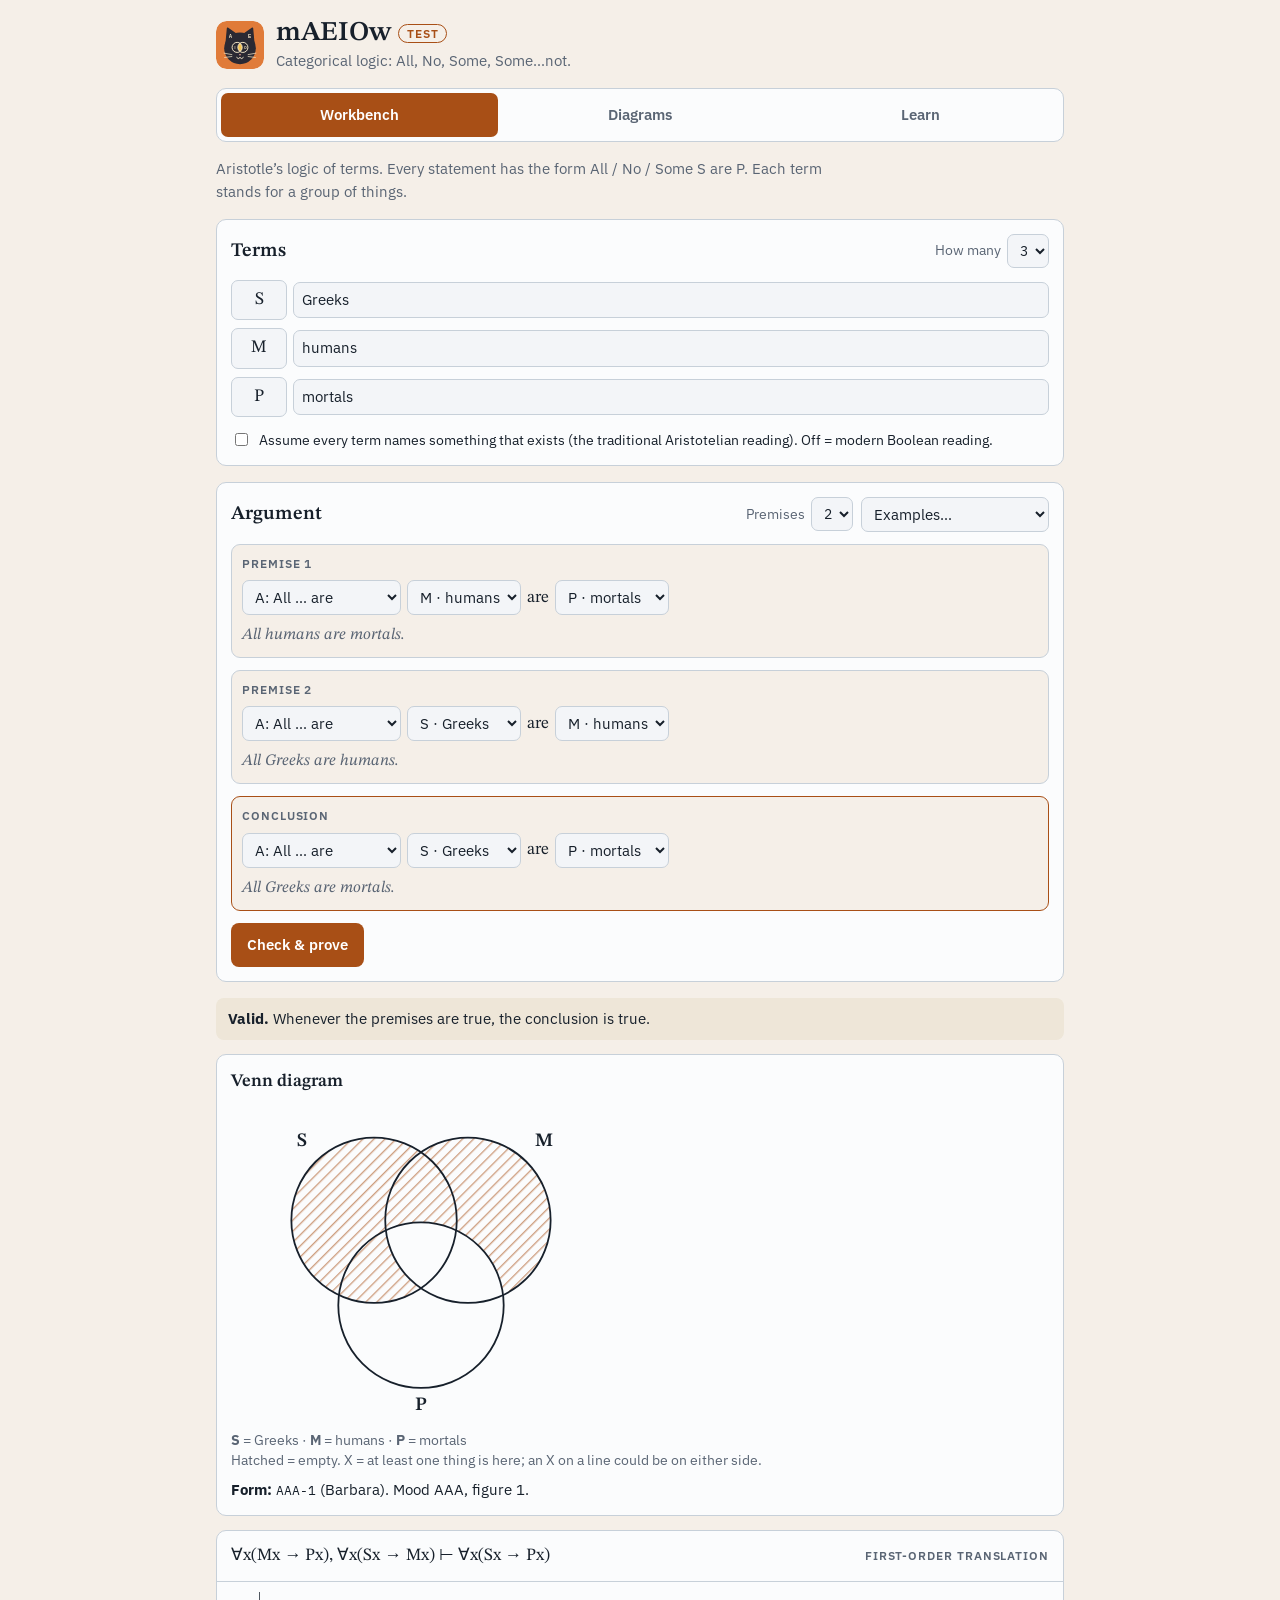
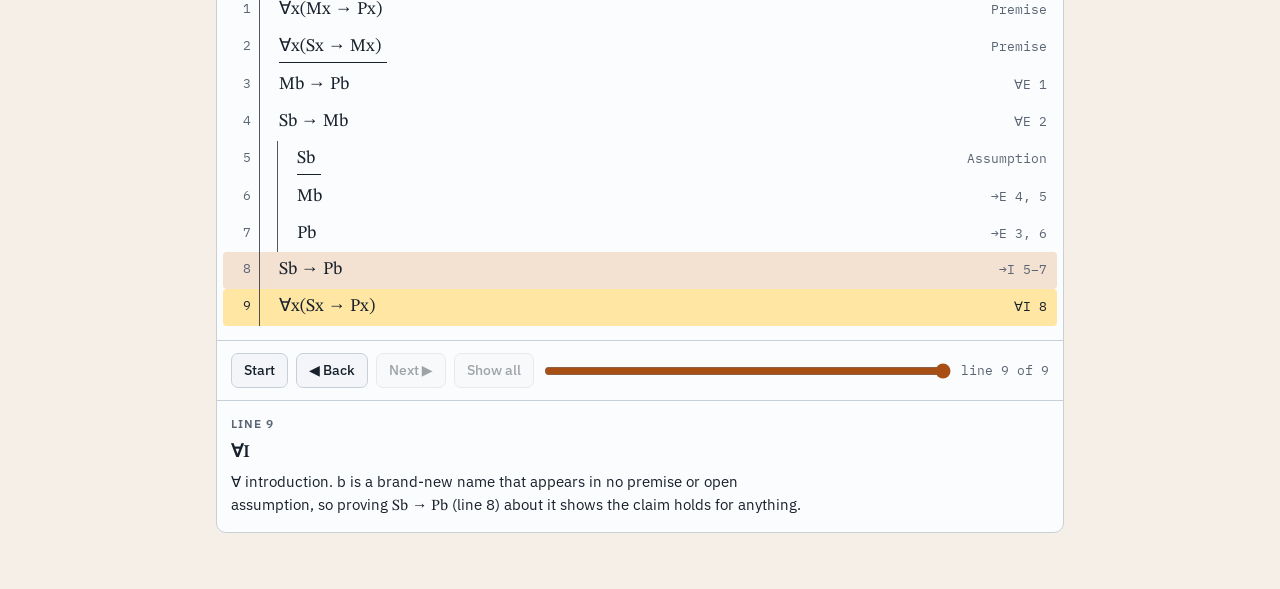
<file: index.html>
<!doctype html>
<html lang="en-GB">
<head>
<meta charset="utf-8">
<meta name="viewport" content="width=device-width, initial-scale=1, viewport-fit=cover">
<meta name="theme-color" content="#B4561A">
<meta name="description" content="Categorical logic: build syllogisms from A, E, I and O statements and check them with Venn diagrams.">
<link rel="manifest" href="manifest.webmanifest">
<link rel="icon" href="icon.svg" type="image/svg+xml">
<link rel="apple-touch-icon" href="apple-touch-icon.png">
<title>mAEIOw</title>
<link rel="preconnect" href="https://fonts.googleapis.com">
<link rel="stylesheet" href="https://fonts.googleapis.com/css2?family=IBM+Plex+Mono:wght@400;500&family=IBM+Plex+Sans:wght@400;500;600&family=STIX+Two+Text:ital,wght@0,400;0,600;1,400&display=swap">
<link rel="stylesheet" href="workbench.css">
<link rel="stylesheet" href="theme.css">
</head>
<body>
<div class="wrap">
  <header class="brand">
    <svg xmlns="http://www.w3.org/2000/svg" viewBox="0 0 200 200"><defs><clipPath id="lensL"><circle cx="88" cy="110" r="21"/></clipPath></defs>
<rect x="0" y="0" width="200" height="200" rx="44" fill="#E07B39"/>
<path d="M42 96 L48 30 L94 62 Z" fill="#2A2933" stroke="#2A2933" stroke-width="6" stroke-linejoin="round"/>
<path d="M158 96 L152 30 L106 62 Z" fill="#2A2933" stroke="#2A2933" stroke-width="6" stroke-linejoin="round"/>
<circle cx="100" cy="114" r="66" fill="#2A2933"/>
<text x="60" y="70" text-anchor="middle" font-family="DM Sans, Arial, sans-serif" font-weight="700" font-size="20" fill="#F6E7C8">A</text>
<text x="140" y="70" text-anchor="middle" font-family="DM Sans, Arial, sans-serif" font-weight="700" font-size="20" fill="#F6E7C8">E</text>
<circle cx="112" cy="110" r="21" fill="#F2C14E" clip-path="url(#lensL)"/>
<circle cx="88" cy="110" r="21" fill="none" stroke="#F6E7C8" stroke-width="4"/>
<circle cx="112" cy="110" r="21" fill="none" stroke="#F6E7C8" stroke-width="4"/>
<text x="79" y="115" text-anchor="middle" font-family="DM Sans, Arial, sans-serif" font-weight="700" font-size="14" fill="#F6E7C8">I</text>
<text x="122" y="115" text-anchor="middle" font-family="DM Sans, Arial, sans-serif" font-weight="700" font-size="14" fill="#F6E7C8">O</text>
<path d="M95 139 L105 139 L100 145 Z" fill="#F2A3A0"/>
<path d="M86 152 Q93 162 100 152 Q107 162 114 152" fill="none" stroke="#F6E7C8" stroke-width="4" stroke-linecap="round"/>
<path d="M66 140 L34 134 M66 148 L36 152 M134 140 L166 134 M134 148 L164 152" stroke="#F6E7C8" stroke-width="3" stroke-linecap="round"/></svg>
    <div><h1>mAEIOw<span class="testflag">Test</span></h1><p>Categorical logic: All, No, Some, Some…not.</p></div>
  </header>
  <nav class="appnav" aria-label="Sections"><a href="index.html" aria-current="page">Workbench</a><a href="diagrams.html">Diagrams</a><a href="learn.html">Learn</a></nav>
  <nav class="tabs" role="tablist" id="tabs" hidden>
    <button role="tab" id="tab-cat" data-tab="cat">Categorical</button>
  </nav>
  <p class="intro" id="intro"></p>
  <div id="builder" style="display:flex;flex-direction:column;gap:16px"></div>
  <div class="results" id="result" aria-live="polite"></div>
</div>
<script src="core.js"></script>
<script src="workbench.js"></script>
<script>if('serviceWorker' in navigator){addEventListener('load',()=>navigator.serviceWorker.register('sw.js').catch(()=>{}));}</script>
</body>
</html>
</file>
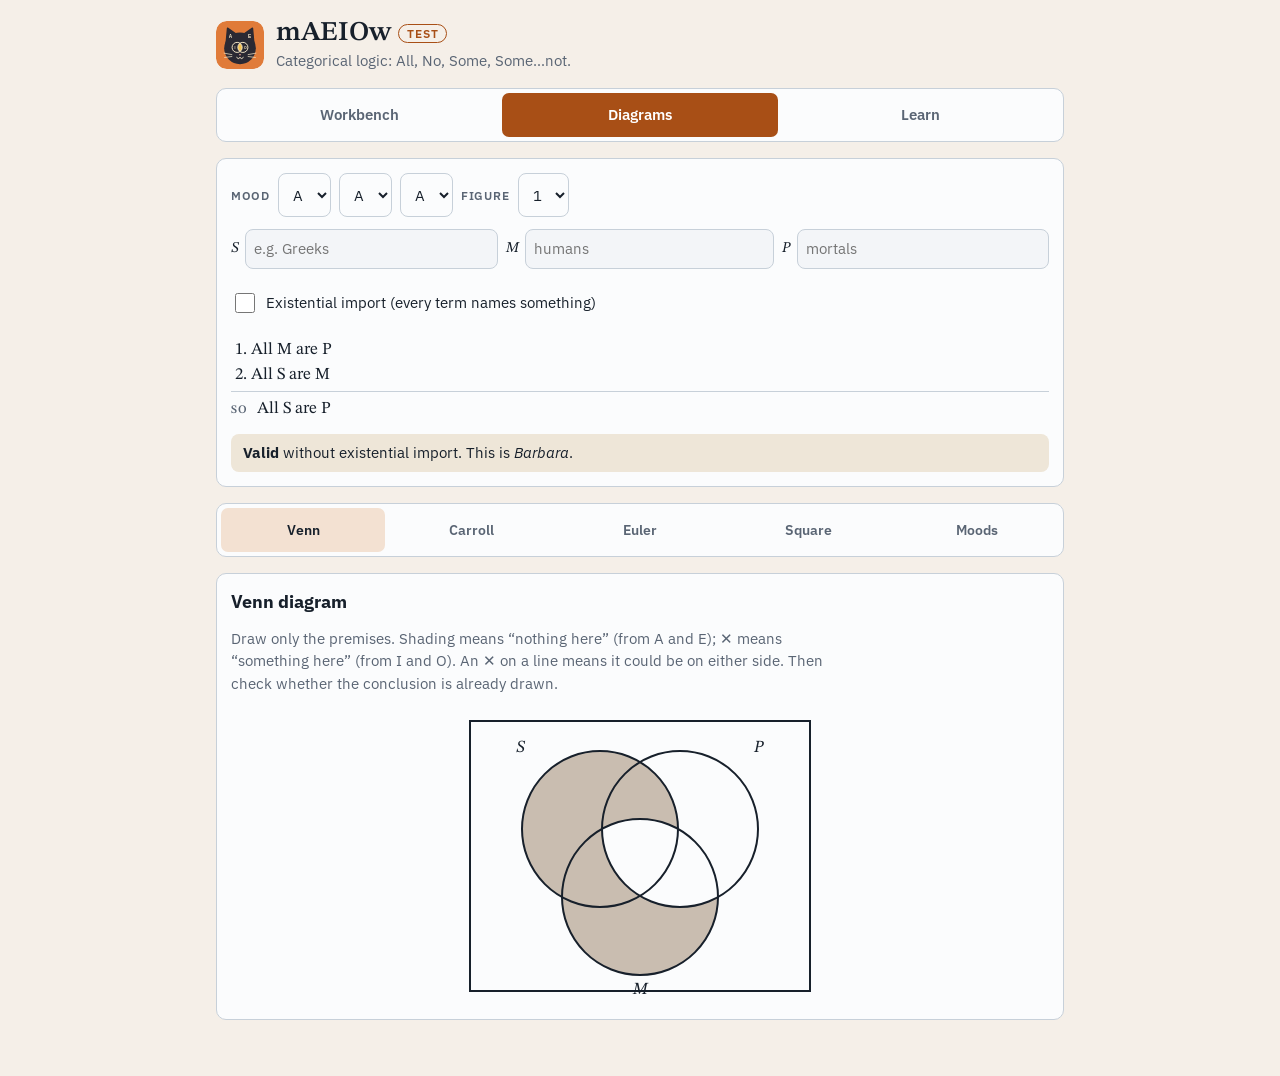
<file: diagrams.html>
<!doctype html>
<html lang="en-GB">
<head>
<meta charset="utf-8">
<meta name="viewport" content="width=device-width, initial-scale=1, viewport-fit=cover">
<meta name="theme-color" content="#B4561A">
<meta name="description" content="Categorical logic: build syllogisms from A, E, I and O statements and check them with Venn diagrams.">
<link rel="manifest" href="manifest.webmanifest">
<link rel="icon" href="icon.svg" type="image/svg+xml">
<link rel="apple-touch-icon" href="apple-touch-icon.png">
<title>mAEIOw · Diagrams</title>
<link rel="preconnect" href="https://fonts.googleapis.com">
<link rel="stylesheet" href="https://fonts.googleapis.com/css2?family=IBM+Plex+Mono:wght@400;500&family=IBM+Plex+Sans:wght@400;500;600&family=STIX+Two+Text:ital,wght@0,400;0,600;1,400&display=swap">
<link rel="stylesheet" href="workbench.css">
<link rel="stylesheet" href="diagrams.css">
<link rel="stylesheet" href="theme.css">
</head>
<body>
<div class="wrap">
  <header class="brand">
    <svg xmlns="http://www.w3.org/2000/svg" viewBox="0 0 200 200"><defs><clipPath id="lensL"><circle cx="88" cy="110" r="21"/></clipPath></defs>
<rect x="0" y="0" width="200" height="200" rx="44" fill="#E07B39"/>
<path d="M42 96 L48 30 L94 62 Z" fill="#2A2933" stroke="#2A2933" stroke-width="6" stroke-linejoin="round"/>
<path d="M158 96 L152 30 L106 62 Z" fill="#2A2933" stroke="#2A2933" stroke-width="6" stroke-linejoin="round"/>
<circle cx="100" cy="114" r="66" fill="#2A2933"/>
<text x="60" y="70" text-anchor="middle" font-family="DM Sans, Arial, sans-serif" font-weight="700" font-size="20" fill="#F6E7C8">A</text>
<text x="140" y="70" text-anchor="middle" font-family="DM Sans, Arial, sans-serif" font-weight="700" font-size="20" fill="#F6E7C8">E</text>
<circle cx="112" cy="110" r="21" fill="#F2C14E" clip-path="url(#lensL)"/>
<circle cx="88" cy="110" r="21" fill="none" stroke="#F6E7C8" stroke-width="4"/>
<circle cx="112" cy="110" r="21" fill="none" stroke="#F6E7C8" stroke-width="4"/>
<text x="79" y="115" text-anchor="middle" font-family="DM Sans, Arial, sans-serif" font-weight="700" font-size="14" fill="#F6E7C8">I</text>
<text x="122" y="115" text-anchor="middle" font-family="DM Sans, Arial, sans-serif" font-weight="700" font-size="14" fill="#F6E7C8">O</text>
<path d="M95 139 L105 139 L100 145 Z" fill="#F2A3A0"/>
<path d="M86 152 Q93 162 100 152 Q107 162 114 152" fill="none" stroke="#F6E7C8" stroke-width="4" stroke-linecap="round"/>
<path d="M66 140 L34 134 M66 148 L36 152 M134 140 L166 134 M134 148 L164 152" stroke="#F6E7C8" stroke-width="3" stroke-linecap="round"/></svg>
    <div><h1>mAEIOw<span class="testflag">Test</span></h1><p>Categorical logic: All, No, Some, Some…not.</p></div>
  </header>
  <nav class="appnav" aria-label="Sections"><a href="index.html">Workbench</a><a href="diagrams.html" aria-current="page">Diagrams</a><a href="learn.html">Learn</a></nav>
  <section class="card" aria-label="Syllogism">
    <div class="srow">
      <label class="dlabel" for="m1">Mood</label>
      <select id="m1" class="dsel" aria-label="Major premise"><option>A</option><option>E</option><option>I</option><option>O</option></select>
      <select id="m2" class="dsel" aria-label="Minor premise"><option>A</option><option>E</option><option>I</option><option>O</option></select>
      <select id="m3" class="dsel" aria-label="Conclusion"><option>A</option><option>E</option><option>I</option><option>O</option></select>
      <label class="dlabel" for="fig">Figure</label>
      <select id="fig" class="dsel"><option value="1">1</option><option value="2">2</option><option value="3">3</option><option value="4">4</option></select>
    </div>
    <div class="srow names"><label>S <input id="nS" placeholder="e.g. Greeks"></label><label>M <input id="nM" placeholder="humans"></label><label>P <input id="nP" placeholder="mortals"></label></div>
    <label class="dchk"><input type="checkbox" id="imp"> Existential import (every term names something)</label>
    <ol class="argshow" id="argshow"></ol>
    <div id="verdict"></div>
  </section>
  <nav class="dtabs" id="dtabs" role="tablist" aria-label="Diagram" style="grid-template-columns:repeat(5,minmax(0,1fr))"><button role="tab" data-v="venn">Venn</button><button role="tab" data-v="carroll">Carroll</button><button role="tab" data-v="euler">Euler</button><button role="tab" data-v="square">Square</button><button role="tab" data-v="moods">Moods</button></nav>
  <section class="card dview" id="view" aria-live="polite"></section>
</div>

<script src="diagrams.js"></script>
<script>if('serviceWorker' in navigator){addEventListener('load',()=>navigator.serviceWorker.register('sw.js').catch(()=>{}));}</script>
</body>
</html>
</file>
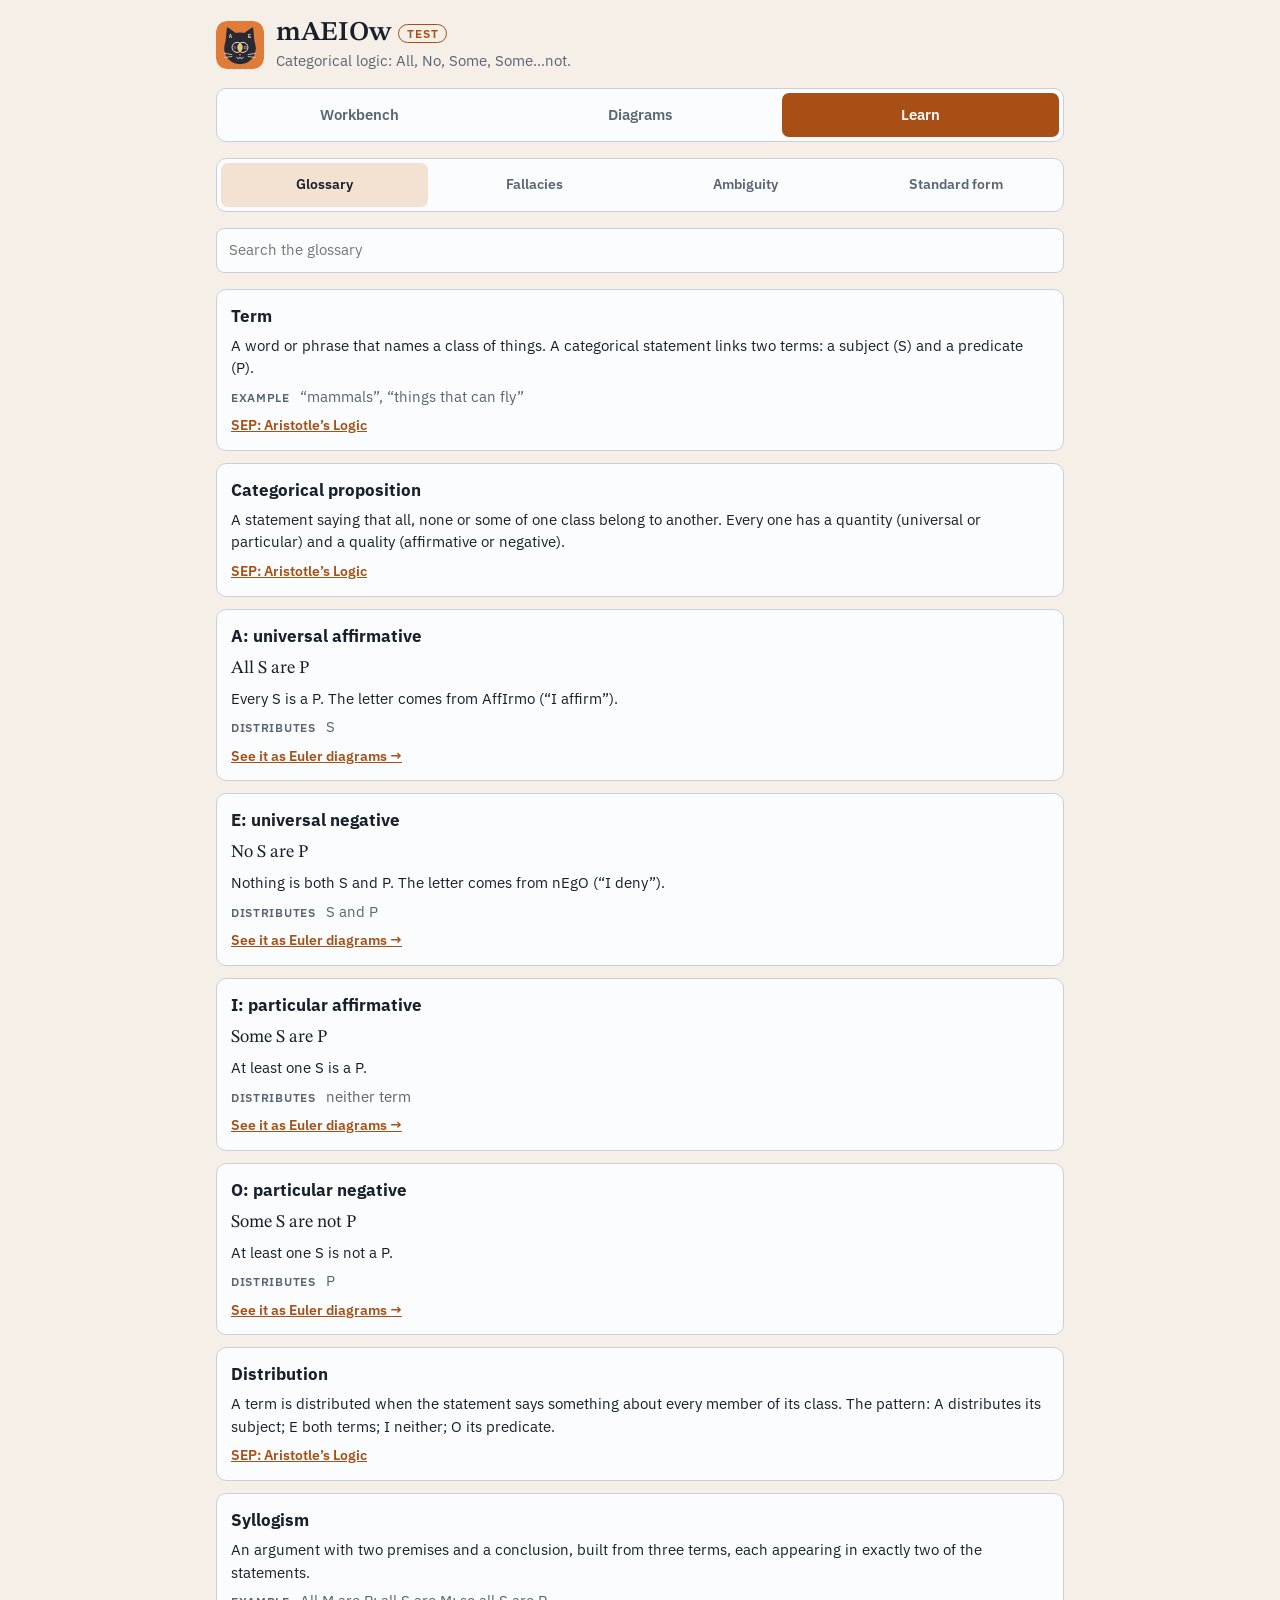
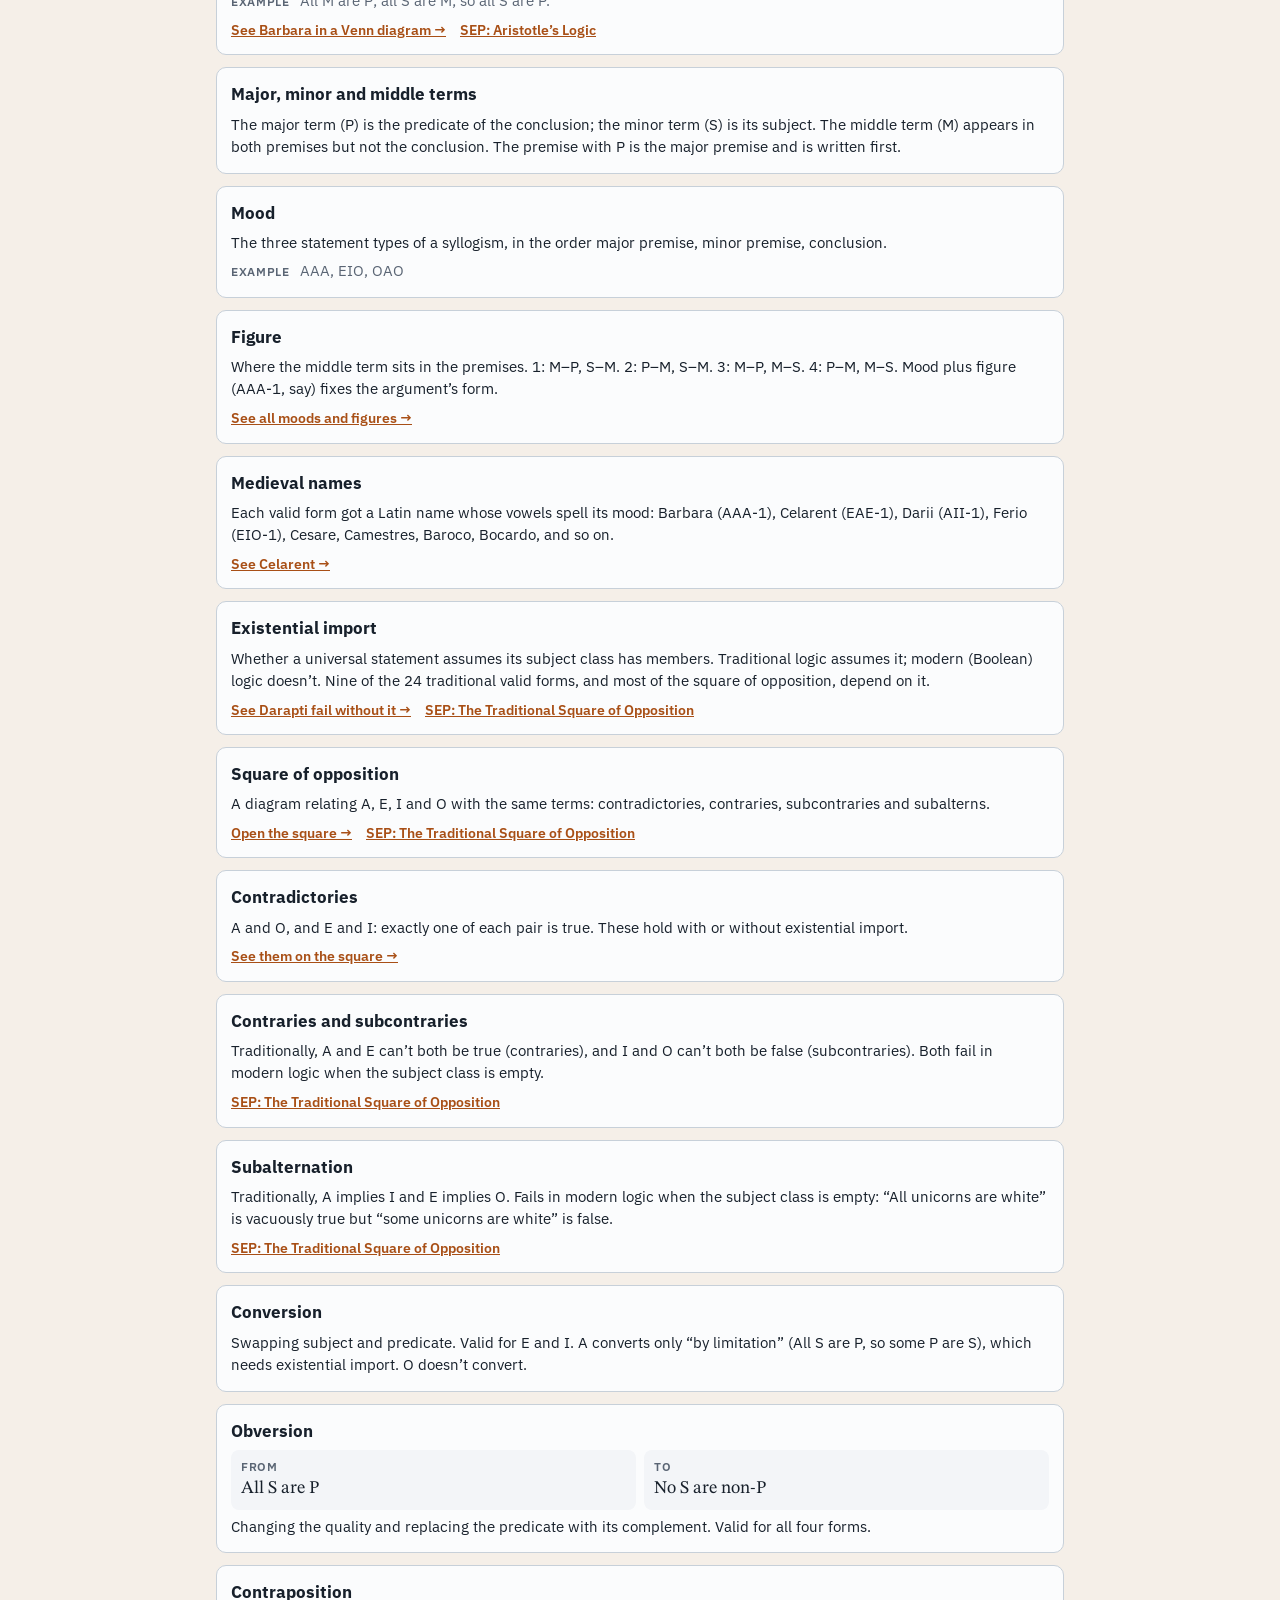
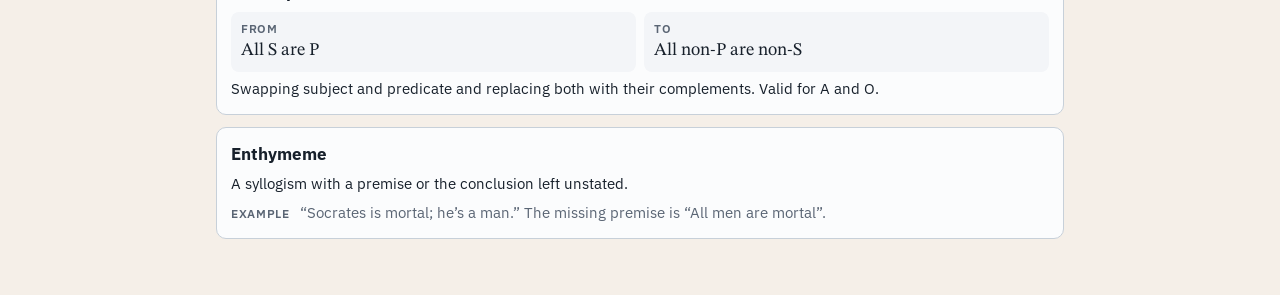
<file: learn.html>
<!doctype html>
<html lang="en-GB">
<head>
<meta charset="utf-8">
<meta name="viewport" content="width=device-width, initial-scale=1, viewport-fit=cover">
<meta name="theme-color" content="#B4561A">
<meta name="description" content="Categorical logic: build syllogisms from A, E, I and O statements and check them with Venn diagrams.">
<link rel="manifest" href="manifest.webmanifest">
<link rel="icon" href="icon.svg" type="image/svg+xml">
<link rel="apple-touch-icon" href="apple-touch-icon.png">
<title>mAEIOw · Learn</title>
<link rel="preconnect" href="https://fonts.googleapis.com">
<link rel="stylesheet" href="https://fonts.googleapis.com/css2?family=IBM+Plex+Mono:wght@400;500&family=IBM+Plex+Sans:wght@400;500;600&family=STIX+Two+Text:ital,wght@0,400;0,600;1,400&display=swap">
<link rel="stylesheet" href="workbench.css">
<link rel="stylesheet" href="learn.css">
<link rel="stylesheet" href="theme.css">
</head>
<body>
<div class="wrap">
  <header class="brand">
    <svg xmlns="http://www.w3.org/2000/svg" viewBox="0 0 200 200"><defs><clipPath id="lensL"><circle cx="88" cy="110" r="21"/></clipPath></defs>
<rect x="0" y="0" width="200" height="200" rx="44" fill="#E07B39"/>
<path d="M42 96 L48 30 L94 62 Z" fill="#2A2933" stroke="#2A2933" stroke-width="6" stroke-linejoin="round"/>
<path d="M158 96 L152 30 L106 62 Z" fill="#2A2933" stroke="#2A2933" stroke-width="6" stroke-linejoin="round"/>
<circle cx="100" cy="114" r="66" fill="#2A2933"/>
<text x="60" y="70" text-anchor="middle" font-family="DM Sans, Arial, sans-serif" font-weight="700" font-size="20" fill="#F6E7C8">A</text>
<text x="140" y="70" text-anchor="middle" font-family="DM Sans, Arial, sans-serif" font-weight="700" font-size="20" fill="#F6E7C8">E</text>
<circle cx="112" cy="110" r="21" fill="#F2C14E" clip-path="url(#lensL)"/>
<circle cx="88" cy="110" r="21" fill="none" stroke="#F6E7C8" stroke-width="4"/>
<circle cx="112" cy="110" r="21" fill="none" stroke="#F6E7C8" stroke-width="4"/>
<text x="79" y="115" text-anchor="middle" font-family="DM Sans, Arial, sans-serif" font-weight="700" font-size="14" fill="#F6E7C8">I</text>
<text x="122" y="115" text-anchor="middle" font-family="DM Sans, Arial, sans-serif" font-weight="700" font-size="14" fill="#F6E7C8">O</text>
<path d="M95 139 L105 139 L100 145 Z" fill="#F2A3A0"/>
<path d="M86 152 Q93 162 100 152 Q107 162 114 152" fill="none" stroke="#F6E7C8" stroke-width="4" stroke-linecap="round"/>
<path d="M66 140 L34 134 M66 148 L36 152 M134 140 L166 134 M134 148 L164 152" stroke="#F6E7C8" stroke-width="3" stroke-linecap="round"/></svg>
    <div><h1>mAEIOw<span class="testflag">Test</span></h1><p>Categorical logic: All, No, Some, Some…not.</p></div>
  </header>
  <nav class="appnav" aria-label="Sections"><a href="index.html">Workbench</a><a href="diagrams.html">Diagrams</a><a href="learn.html" aria-current="page">Learn</a></nav>
  <div class="ltabs" id="ltabs" role="tablist"></div>
  <div class="search" id="searchrow"><label for="q" style="position:absolute;left:-9999px">Search</label><input id="q" type="search" placeholder="Search the glossary"></div>
  <div class="list" id="list"></div>
</div>
<script src="learn-content.js"></script>
<script src="learn.js"></script>
<script>if('serviceWorker' in navigator){addEventListener('load',()=>navigator.serviceWorker.register('sw.js').catch(()=>{}));}</script>
</body>
</html>
</file>
<file: workbench.css>
:root{padding-top:env(safe-area-inset-top,0px);padding-bottom:env(safe-area-inset-bottom,0px)}body{margin:0;font:14px system-ui,sans-serif}img{max-width:100%}[hidden]{display:none!important}

/* Layout: one working column per logic. Tabs on top, then Symbols, then the Argument builder, then results with Fitch proof stepper. */
:root{
  --bg:#EDF0F3; --paper:#FBFCFD; --ink:#17202B; --muted:#5A6574; --rule:#C7D0D9; --field:#F3F5F8;
  --accent:#1D6A59; --accent-ink:#FFFFFF; --mark:#FFE6A3; --ref:#D9EEE7; --bad:#9E3527; --badbg:#F8E4E0; --okbg:#E1F1EB; --warn:#8A5A00;
  --f-formula:"STIX Two Text","Cambria Math","Times New Roman",serif;
  --f-body:"IBM Plex Sans",system-ui,-apple-system,"Segoe UI",sans-serif;
  --f-mono:"IBM Plex Mono",ui-monospace,"SF Mono",Menlo,monospace;
}
@media (prefers-color-scheme: dark){:root:not([data-theme="light"]){
  --bg:#10151B; --paper:#171F28; --ink:#E5EAF0; --muted:#98A4B2; --rule:#33404D; --field:#121921;
  --accent:#5DC3A7; --accent-ink:#0E1A16; --mark:#56461A; --ref:#1D3A33; --bad:#E8806F; --badbg:#3A1F1B; --okbg:#18322B; --warn:#E0B357; color-scheme:dark}}
:root[data-theme="dark"]{
  --bg:#10151B; --paper:#171F28; --ink:#E5EAF0; --muted:#98A4B2; --rule:#33404D; --field:#121921;
  --accent:#5DC3A7; --accent-ink:#0E1A16; --mark:#56461A; --ref:#1D3A33; --bad:#E8806F; --badbg:#3A1F1B; --okbg:#18322B; --warn:#E0B357; color-scheme:dark}
*{box-sizing:border-box}
body{background:var(--bg);color:var(--ink);font-family:var(--f-body);font-size:15px;line-height:1.5}
.wrap{max-width:880px;margin:0 auto;padding-block:18px 56px;padding-left:max(16px,env(safe-area-inset-left,0px));padding-right:max(16px,env(safe-area-inset-right,0px));display:flex;flex-direction:column;gap:16px}
header h1{font-family:var(--f-formula);font-weight:600;font-size:1.85rem;margin:0;letter-spacing:-.01em}
header p{margin:2px 0 0;color:var(--muted)}
.tabs{display:grid;grid-template-columns:repeat(4,1fr);gap:4px;background:var(--paper);border:1px solid var(--rule);border-radius:10px;padding:4px}
.tabs button{font:inherit;font-weight:600;font-size:.9rem;padding:9px 4px;border:0;border-radius:7px;background:transparent;color:var(--muted);cursor:pointer}
.tabs button[aria-selected="true"]{background:var(--accent);color:var(--accent-ink)}
.intro{margin:0;color:var(--muted);max-width:68ch}
.card{background:var(--paper);border:1px solid var(--rule);border-radius:10px;padding:14px;display:flex;flex-direction:column;gap:12px}
.cardhead{display:flex;flex-wrap:wrap;align-items:center;justify-content:space-between;gap:8px}
.cardhead h2{margin:0;font-family:var(--f-formula);font-weight:600;font-size:1.2rem}
.label{font-size:.72rem;text-transform:uppercase;letter-spacing:.08em;color:var(--muted);font-weight:600}
.ctl{display:inline-flex;align-items:center;gap:6px;font-size:.88rem;color:var(--muted)}
select,input[type=text],input:not([type]){font:inherit;color:var(--ink);background:var(--field);border:1px solid var(--rule);border-radius:7px;padding:6px 8px}
select{padding-right:4px}
:focus-visible{outline:2px solid var(--accent);outline-offset:2px}
.seg{display:grid;grid-template-columns:repeat(3,1fr);border:1px solid var(--rule);border-radius:8px;overflow:hidden}
.seg button{font:inherit;font-weight:500;font-size:.9rem;background:transparent;color:var(--ink);border:0;padding:7px 4px;cursor:pointer;border-right:1px solid var(--rule)}
.seg button:last-child{border-right:0}
.seg button[aria-pressed="true"]{background:var(--accent);color:var(--accent-ink)}
.symgrid{display:flex;flex-direction:column;gap:8px}
.symrow{display:flex;gap:6px;align-items:center}
.symrow .sl{width:3.2em;text-align:center;font-family:var(--f-formula);font-size:1.1rem;flex:none}
.symrow .sm{flex:1;min-width:0}
.symrow .sa{flex:none}
.symsub{display:flex;flex-wrap:wrap;align-items:center;justify-content:space-between;gap:8px;margin-top:4px}
.hint{font-size:.82rem;color:var(--muted);margin:0}
.hint code,.mono{font-family:var(--f-mono);font-size:.8rem}
.keys{position:sticky;top:env(safe-area-inset-top,0px);z-index:5;display:flex;flex-wrap:wrap;gap:5px;background:var(--paper);padding:8px 0;border-bottom:1px solid var(--rule)}
.keys button{font-family:var(--f-formula);font-size:1.05rem;min-width:36px;padding:3px 7px;border:1px solid var(--rule);background:var(--field);color:var(--ink);border-radius:6px;cursor:pointer}
.keys button.k-sym{color:var(--accent);font-weight:600}
.stmt{border:1px solid var(--rule);border-radius:9px;padding:10px;display:flex;flex-direction:column;gap:8px;background:var(--bg)}
.stmt.concl{border-color:var(--accent)}
.stmthead{display:flex;align-items:center;justify-content:space-between;gap:8px}
.qrow,.boxes{display:flex;flex-wrap:wrap;align-items:center;gap:6px}
.qrow select{font-family:var(--f-formula);font-size:1.05rem}
.slot{display:inline-flex;align-items:center;gap:0}
.slot .bneg{border-radius:7px 0 0 7px;border-right:0;font-family:var(--f-formula);width:2.6em;padding-left:6px}
.slot .box{border-radius:0 7px 7px 0;font-family:var(--f-formula);font-size:1.12rem;width:7.5em;max-width:46vw}
.op{font-family:var(--f-formula);font-size:1rem}
.mini{font:inherit;font-size:.82rem;padding:5px 9px;border:1px dashed var(--rule);background:transparent;color:var(--muted);border-radius:7px;cursor:pointer}
.mini:hover{color:var(--ink);border-color:var(--accent)}
.preview{font-size:.88rem;display:flex;flex-direction:column;gap:2px;min-width:0}
.preview .pf{font-family:var(--f-formula);font-size:1.08rem;overflow-wrap:anywhere}
.preview .pe{color:var(--muted);font-style:italic;font-family:var(--f-formula);font-size:1rem}
.preview .perr{color:var(--bad)}
.preview .pwarn{color:var(--warn);font-size:.82rem}
.catline{display:flex;flex-wrap:wrap;align-items:center;gap:6px}
.catline .word{font-family:var(--f-formula);font-size:1.05rem}
.check{display:flex;gap:8px;align-items:flex-start;font-size:.9rem}
.check input{margin-top:4px;accent-color:var(--accent)}
.go{font:inherit;font-weight:600;background:var(--accent);color:var(--accent-ink);border:0;border-radius:8px;padding:11px 16px;cursor:pointer;align-self:flex-start}
.status{padding:10px 12px;border-radius:8px;font-size:.92rem}
.status.ok{background:var(--okbg)}
.status.bad{background:var(--badbg)}
.status.bad strong{color:var(--bad)}
.status .f,.f{font-family:var(--f-formula);font-size:1.03em}
.results{display:flex;flex-direction:column;gap:14px}
.panel{background:var(--paper);border:1px solid var(--rule);border-radius:10px;padding:14px;display:flex;flex-direction:column;gap:8px}
.panel h3{margin:0;font-family:var(--f-formula);font-size:1.1rem;font-weight:600}
.panel p{margin:0}
.model{font-family:var(--f-formula);font-size:1.02rem;display:flex;flex-direction:column;gap:2px}
.venn{width:100%;max-width:380px;height:auto}
.venn .vc{fill:none;stroke:var(--ink);stroke-width:1.6}
.venn .hl{stroke:var(--accent);stroke-width:2.4;opacity:.55}
.venn .vl{fill:var(--ink);font-family:var(--f-formula);font-size:17px;font-weight:600}
.venn .vx{fill:var(--bad);font-family:var(--f-body);font-weight:700;font-size:18px}
.legend{font-size:.85rem;color:var(--muted)}
.tt{overflow-x:auto}
.tt table{border-collapse:collapse;font-family:var(--f-formula);font-variant-numeric:tabular-nums}
.tt th,.tt td{padding:3px 9px;border-bottom:1px solid var(--rule);text-align:center;white-space:nowrap}
.tt th{font-weight:600}
.tt tr.cx td{background:var(--badbg);color:var(--bad);font-weight:600}
.tt td.sep,.tt th.sep{border-left:1px solid var(--rule)}
details summary{cursor:pointer;font-weight:600;font-size:.92rem}
.sheet{background:var(--paper);border:1px solid var(--rule);border-radius:10px;overflow:hidden}
.sheethead{display:flex;flex-wrap:wrap;align-items:baseline;justify-content:space-between;gap:6px 12px;padding:12px 14px;border-bottom:1px solid var(--rule)}
.sheethead .seqshow{font-family:var(--f-formula);font-size:1.08rem;overflow-wrap:anywhere}
.scroller{overflow-x:auto;padding:10px 6px 14px}
.proof{width:max-content;min-width:100%}
.row{display:grid;grid-template-columns:2.4em 1fr auto;align-items:stretch;border-radius:4px}
.row.cur{background:var(--mark)}
.row.isref{background:var(--ref)}
.num{font-family:var(--f-mono);font-size:.8rem;color:var(--muted);text-align:right;padding:7px 8px 0 0;font-variant-numeric:tabular-nums}
.fcell{display:flex;min-width:0}
.bar{width:18px;flex:none;border-left:1.5px solid var(--ink);opacity:.75}
.ftxt{font-family:var(--f-formula);font-size:1.12rem;white-space:nowrap;padding:4px 14px 4px 2px;align-self:center}
.ftxt span{display:inline-block;padding:0 6px 2px 0}
.ftxt.line span{border-bottom:1.5px solid var(--ink)}
.flag{font-family:var(--f-mono);font-size:.75rem;color:var(--accent);margin-right:6px;border:1px solid var(--accent);border-radius:4px;padding:0 4px}
.just{font-family:var(--f-mono);font-size:.8rem;color:var(--muted);padding:8px 10px 0 12px;white-space:nowrap;font-variant-numeric:tabular-nums}
.row.cur .just,.row.cur .num{color:var(--ink)}
.controls{display:flex;flex-wrap:wrap;align-items:center;gap:8px;padding:12px 14px;border-top:1px solid var(--rule)}
.controls button{font:inherit;font-size:.88rem;font-weight:500;padding:6px 12px;border-radius:7px;border:1px solid var(--rule);background:var(--field);color:var(--ink);cursor:pointer}
.controls button:disabled{opacity:.4;cursor:default}
.controls input[type=range]{flex:1;min-width:120px;accent-color:var(--accent)}
.counter{font-family:var(--f-mono);font-size:.8rem;color:var(--muted);font-variant-numeric:tabular-nums}
.explain{padding:14px;border-top:1px solid var(--rule);display:flex;flex-direction:column;gap:6px}
.explain h4{margin:0;font-family:var(--f-formula);font-weight:600;font-size:1.12rem}
.explain p{margin:0;max-width:66ch}
@media (prefers-reduced-motion:no-preference){.row{transition:background-color .15s}}
</file>
<file: theme.css>
:root{--shade:#C9BDB0;--faint:#B5AA9F;--bg:#F5EFE8;--accent:#A84F16;--accent-ink:#FFFFFF;--ref:#F3E1D2;--okbg:#EEE6D8}
@media (prefers-color-scheme: dark){:root:not([data-theme="light"]){--shade:#4E4237;--faint:#5A4E43;--bg:#17120E;--accent:#F0A060;--accent-ink:#1E1007;--ref:#3A2817;--okbg:#2E2716}}
:root[data-theme="dark"]{--shade:#4E4237;--faint:#5A4E43;--bg:#17120E;--accent:#F0A060;--accent-ink:#1E1007;--ref:#3A2817;--okbg:#2E2716}
/* brand header + page nav */
.brand{display:flex;align-items:center;gap:12px}
.brand svg{width:48px;height:48px;flex:none;border-radius:11px}
.brand h1{font-family:var(--f-formula);font-weight:600;font-size:1.7rem;margin:0;line-height:1.1;letter-spacing:-.01em}
.brand p{margin:2px 0 0;color:var(--muted);font-size:.92rem}
.appnav{display:flex;gap:4px;background:var(--paper);border:1px solid var(--rule);border-radius:10px;padding:4px}
.appnav a{flex:1;text-align:center;font-weight:600;font-size:.92rem;padding:10px 4px;border-radius:7px;color:var(--muted);text-decoration:none;min-height:44px;display:flex;align-items:center;justify-content:center}
.appnav a[aria-current="page"]{background:var(--accent);color:var(--accent-ink)}
.testflag{font-size:.75rem;font-weight:600;letter-spacing:.06em;text-transform:uppercase;color:var(--accent);border:1px solid var(--accent);border-radius:999px;padding:1px 8px;margin-left:8px;vertical-align:middle;font-family:var(--f-body)}
.namecard{background:var(--paper);border:1px solid var(--rule);border-radius:10px;padding:14px}
.namecard h2{margin:0 0 6px;font-size:1rem}
.namecard p{margin:0 0 8px}
.namecard .fm{font-family:var(--f-formula);font-size:1.15rem}
.namecard .row{display:flex;flex-wrap:wrap;gap:8px}
.namecard button{font:inherit;font-weight:600;font-size:.9rem;min-height:44px;padding:8px 14px;border-radius:8px;border:1px solid var(--accent);background:var(--paper);color:var(--accent);cursor:pointer}
</file>
<file: diagrams.css>
@import url('https://fonts.googleapis.com/css2?family=Noto+Sans+Math&display=swap');
.dlabel{font-size:.78rem;font-weight:600;letter-spacing:.06em;text-transform:uppercase;color:var(--muted)}
.fin{width:100%;font-family:var(--f-formula);font-size:1.3rem;padding:10px 12px;border:1px solid var(--rule);border-radius:8px;background:var(--field);color:var(--ink)}
.dkeys{display:grid;grid-template-columns:repeat(11,minmax(0,1fr));gap:4px}
.dkeys button{font-family:var(--f-formula);font-size:1.1rem;min-height:44px;border:1px solid var(--rule);border-radius:7px;background:var(--paper);color:var(--ink);cursor:pointer;padding:0}
@media (max-width:520px){.dkeys{grid-template-columns:repeat(6,minmax(0,1fr))}}
.ferr{margin:0;color:var(--bad);min-height:0}
.ferr:empty{display:none}
.dex{display:flex;flex-wrap:wrap;gap:6px}
.dex button{font-family:var(--f-formula);font-size:1rem;min-height:40px;padding:6px 10px;border:1px solid var(--rule);border-radius:999px;background:var(--paper);color:var(--ink);cursor:pointer}
.dtabs{display:grid;grid-template-columns:repeat(4,minmax(0,1fr));gap:4px;background:var(--paper);border:1px solid var(--rule);border-radius:10px;padding:4px}
.dtabs button{font:inherit;font-weight:600;font-size:.86rem;min-height:44px;padding:6px 2px;border:0;border-radius:7px;background:transparent;color:var(--muted);cursor:pointer}
.dtabs button[aria-selected="true"]{background:var(--ref);color:var(--ink)}
.fshow{margin:0;color:var(--muted)}
.fshow span{font-family:var(--f-formula);font-size:1.15rem;color:var(--ink)}
.dview h2{margin:0;font-size:1.15rem}
.dview .lead{margin:0;color:var(--muted);max-width:68ch}
.dgwrap{overflow-x:auto;display:flex;justify-content:center;padding:4px 0}
#hasse{touch-action:pan-y;cursor:grab;user-select:none}
#hasse .hn{cursor:pointer}
#hasse .hn:focus{outline:none}#hasse .hn:focus circle{stroke:var(--accent);stroke-width:3}
svg.dg{max-width:100%;height:auto}
.dnote{margin:0;color:var(--muted);font-size:.92rem}
.dnote a{color:var(--accent)}
.drow{display:flex;flex-wrap:wrap;align-items:center;gap:12px}
.drow input[type=range]{flex:1;min-width:140px;accent-color:var(--accent)}
.dbtn{font:inherit;font-weight:600;min-height:44px;padding:8px 14px;border-radius:8px;border:1px solid var(--accent);background:var(--paper);color:var(--accent);cursor:pointer}
.seg2{display:grid;grid-template-columns:1fr 1fr;gap:4px;background:var(--field);border-radius:9px;padding:4px}
.seg2 button{font:inherit;font-size:.88rem;font-weight:600;min-height:44px;border:0;border-radius:7px;background:transparent;color:var(--muted);cursor:pointer}
.seg2 button[aria-pressed="true"]{background:var(--paper);color:var(--ink);box-shadow:0 0 0 1px var(--rule)}
.dchk{display:flex;align-items:center;gap:8px;min-height:44px}
.dchk input{width:20px;height:20px;accent-color:var(--accent)}
.sign{margin:0;font-family:var(--f-formula);font-size:1.4rem;text-align:center}
.fm{font-family:var(--f-formula);font-size:1.08rem}
.tt{overflow-x:auto}
.tt table{border-collapse:collapse;margin:0 auto;font-family:var(--f-formula);font-size:1.02rem}
.tt th,.tt td{border:1px solid var(--rule);padding:5px 10px;text-align:center;white-space:nowrap}
.tt th{font-weight:600;background:var(--field)}
.tt td.t{color:var(--ink)}.tt td.f{color:var(--muted)}
.tt .tv{background:var(--field)}
.tt th.main,.tt td.main{background:var(--ref);font-weight:600}
.tt td.main.f{color:var(--bad)}
.lbl{display:inline-block;font-size:.72rem;font-weight:600;letter-spacing:.06em;text-transform:uppercase;color:var(--muted);margin-right:6px}
.verdict{margin:0;padding:8px 12px;border-radius:8px}
.verdict.ok{background:var(--okbg)}.verdict.bad{background:var(--badbg)}
.dsel{font:inherit;min-height:44px;padding:6px 10px;border:1px solid var(--rule);border-radius:8px;background:var(--paper);color:var(--ink)}
.srow{display:flex;flex-wrap:wrap;align-items:center;gap:8px}
.srow.names label{display:flex;align-items:center;gap:6px;font-family:var(--f-formula);font-style:italic;flex:1;min-width:90px}
.srow.names input{flex:1;min-width:0;font:inherit;font-style:normal;font-family:var(--f-body);min-height:40px;padding:6px 8px;border:1px solid var(--rule);border-radius:8px;background:var(--field);color:var(--ink)}
.argshow{margin:0;padding-left:20px;font-family:var(--f-formula);font-size:1.05rem}
.argshow li.concl{list-style:none;margin-left:-20px;border-top:1px solid var(--rule);padding-top:4px;margin-top:4px}
.legend{display:flex;flex-direction:column;gap:4px;font-size:.88rem;color:var(--muted)}
.legend i{display:inline-block;width:22px;height:0;border-top:3px solid;vertical-align:middle;margin-right:8px}
.legend i.dash{border-top-style:dashed}
.pchips{display:flex;flex-wrap:wrap;gap:6px}
.pchip{font-size:.85rem;padding:4px 10px;border-radius:999px;border:1px solid var(--rule);color:var(--muted)}
.pchip.on{background:var(--okbg);color:var(--ink);border-color:var(--accent)}
.fgrid{display:grid;grid-template-columns:repeat(auto-fill,minmax(170px,1fr));gap:10px}
.fcard{border:1px solid var(--rule);border-radius:10px;padding:10px;display:flex;flex-direction:column;gap:6px;background:var(--paper)}
.fcard h3{margin:0;font-size:.95rem}.fcard .fm{margin:0;text-align:center}
.try{color:var(--accent);font-weight:600;font-size:.9rem}
.seg3{display:grid;grid-template-columns:repeat(3,1fr);gap:4px;background:var(--field);border-radius:9px;padding:4px}
.seg3 button{font:inherit;font-size:.88rem;font-weight:600;min-height:44px;border:0;border-radius:7px;background:transparent;color:var(--muted);cursor:pointer}
.seg3 button[aria-pressed="true"]{background:var(--paper);color:var(--ink);box-shadow:0 0 0 1px var(--rule)}
.erow{display:flex;flex-direction:column;gap:6px;border-top:1px solid var(--rule);padding-top:8px}
.elabel{margin:0}
.eset{display:grid;grid-template-columns:repeat(auto-fill,minmax(96px,1fr));gap:6px}
.eset figure{margin:0;display:flex;flex-direction:column;align-items:center;gap:2px}
.eset figcaption{font-size:.78rem;color:var(--muted);text-align:center;line-height:1.2}
svg.mini{width:100%;max-width:110px;height:auto;opacity:.4}svg.mini.on{opacity:1}
.mfig{display:flex;flex-direction:column;gap:6px;border-top:1px solid var(--rule);padding-top:8px}
.mchips{display:flex;flex-wrap:wrap;gap:6px}
.mchip{font:inherit;font-weight:600;font-size:.88rem;min-height:44px;padding:4px 10px;border-radius:10px;border:2px solid var(--accent);background:var(--paper);color:var(--ink);cursor:pointer;display:flex;flex-direction:column;align-items:center;line-height:1.15}
.mchip small{font-weight:400;font-size:.72rem;color:var(--muted);font-style:italic}
.mchip.cond{border-style:dashed}.mchip.on{background:var(--accent);color:var(--accent-ink)}.mchip.on small{color:var(--accent-ink)}
.sqt{border-collapse:collapse;margin:0 auto;font-size:.88rem;width:100%;table-layout:fixed}.sqt th:first-child{width:46%}
.sqt th,.sqt td{border:1px solid var(--rule);padding:6px 8px;text-align:left}
.sqt thead th{background:var(--field)}
.tvT{font-weight:600;color:var(--ink)}.tvF{font-weight:600;color:var(--bad)}.tvU{color:var(--muted)}
.wnode,.snode,.sqc{cursor:pointer}
</file>
<file: learn.css>
.ltabs{display:grid;grid-template-columns:repeat(4,1fr);gap:4px;background:var(--paper);border:1px solid var(--rule);border-radius:10px;padding:4px}
.ltabs button{font:inherit;font-weight:600;font-size:.88rem;padding:9px 4px;min-height:44px;border:0;border-radius:7px;background:transparent;color:var(--muted);cursor:pointer}
.ltabs button[aria-selected="true"]{background:var(--ref);color:var(--ink)}
.search{display:flex}.search input{flex:1;font:inherit;padding:10px 12px;border:1px solid var(--rule);border-radius:8px;background:var(--paper);color:var(--ink)}
.list{display:flex;flex-direction:column;gap:12px}
.entry{background:var(--paper);border:1px solid var(--rule);border-radius:10px;padding:14px;display:flex;flex-direction:column;gap:6px}
.entry h3{margin:0;font-size:1.05rem}.entry p{margin:0}
.ex{color:var(--muted)}.lbl{display:inline-block;font-size:.72rem;font-weight:600;letter-spacing:.06em;text-transform:uppercase;color:var(--muted);margin-right:6px}
.fm{font-family:var(--f-formula);font-size:1.12rem}
.pair{display:grid;grid-template-columns:repeat(auto-fit,minmax(200px,1fr));gap:8px}.pair>div{background:var(--field);border-radius:8px;padding:8px 10px;display:flex;flex-direction:column}
.links{display:flex;flex-wrap:wrap;gap:14px;font-size:.9rem}.links a{color:var(--accent);font-weight:600}
.lead{margin:0;color:var(--muted)}.empty{color:var(--muted)}
</file>
